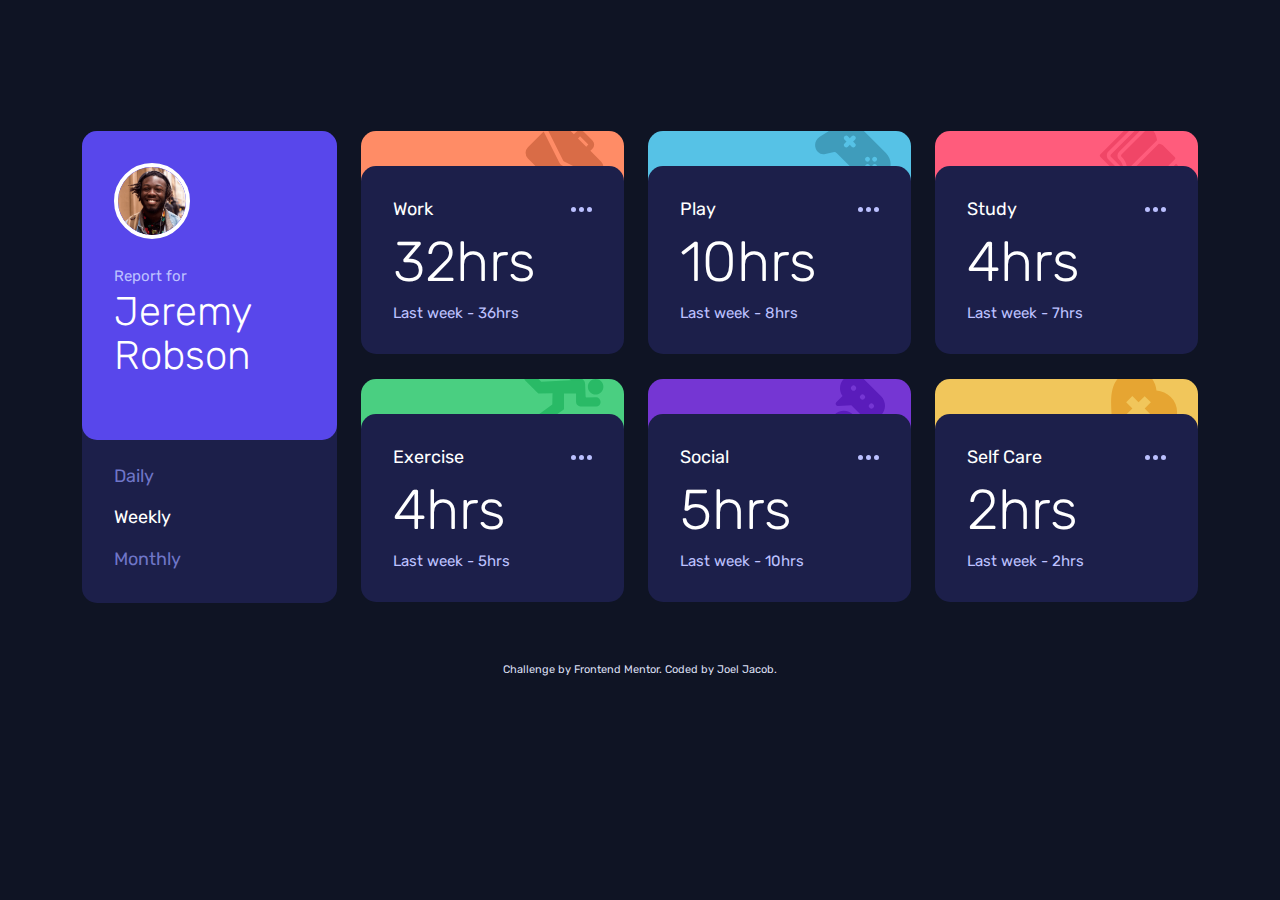
<file: index.html>
<!DOCTYPE html>
<html lang="en">
  <head>
    <meta charset="UTF-8" />
    <meta name="viewport" content="width=device-width, initial-scale=1.0" />
    <!-- displays site properly based on user's device -->

    <link
      rel="icon"
      type="image/png"
      sizes="32x32"
      href="./images/favicon-32x32.png"
    />
    <link rel="stylesheet" href="styles.css" />

    <title>Frontend Mentor | Time tracking dashboard</title>

    <!-- Feel free to remove these styles or customise in your own stylesheet 👍 -->
  </head>
  <body>
    <div class="wrapper">
      <div class="time__cards">
        <header class="card__header">
          <div class="header__container">
            <img
              src="./images/image-jeremy.png"
              width="234"
              height="234"
              alt="Jeremy Photo Home"
              class="header__img"
            />
            <div class="header__img-name">
              <span>Report for</span>
              <h1>Jeremy Robson</h1>
            </div>
          </div>
          <nav class="main__nav">
            <ul class="main__nav-list">
              <li>
                <a href="daily.html" class="main__nav-link">Daily</a>
              </li>
              <li>
                <a href="index.html" class="main__nav-link active">Weekly</a>
              </li>
              <li><a href="monthly.html" class="main__nav-link">Monthly</a></li>
            </ul>
          </nav>
        </header>
        <main class="main-container">
          <!-- <article class="card card__work">
            <span class="card__icon"
              ><img src="./images/icon-work.svg" alt=""
            /></span>
            <div class="card__content">
              <div class="card__title">
                <h3>Work</h3>
                <img src="./images/icon-ellipsis.svg" alt="" />
              </div>
              <div class="card__time">
                <h2>32hrs</h2>
                <p>Last week - 36hrs</p>
              </div>
            </div>
          </article>
          <article class="card card__play">
            <span class="card__icon"
              ><img src="./images/icon-play.svg" alt=""
            /></span>
            <div class="card__content">
              <div class="card__title">
                <h3>Play</h3>
                <img src="./images/icon-ellipsis.svg" alt="" />
              </div>
              <div class="card__time">
                <h2>10hrs</h2>
                <p>Last week - 36hrs</p>
              </div>
            </div>
          </article>
          <article class="card card__study">
            <span class="card__icon"
              ><img src="./images/icon-study.svg" alt=""
            /></span>
            <div class="card__content">
              <div class="card__title">
                <h3>Study</h3>
                <img src="./images/icon-ellipsis.svg" alt="" />
              </div>
              <div class="card__time">
                <h2>4hrs</h2>
                <p>Last week - 7hrs</p>
              </div>
            </div>
          </article>
          <article class="card card__exercise">
            <span class="card__icon"
              ><img src="./images/icon-exercise.svg" alt=""
            /></span>
            <div class="card__content">
              <div class="card__title">
                <h3>Exercise</h3>
                <img src="./images/icon-ellipsis.svg" alt="" />
              </div>
              <div class="card__time">
                <h2>4hrs</h2>
                <p>Last week - 5hrs</p>
              </div>
            </div>
          </article>

          <article class="card card__social">
            <span class="card__icon"
              ><img src="./images/icon-social.svg" alt=""
            /></span>
            <div class="card__content">
              <div class="card__title">
                <h3>Social</h3>
                <img src="./images/icon-ellipsis.svg" alt="" />
              </div>
              <div class="card__time">
                <h2>5hrs</h2>
                <p>Last week - 10hrs</p>
              </div>
            </div>
          </article>
          <article class="card card__selfcare">
            <span class="card__icon"
              ><img src="./images/icon-self-care.svg" alt=""
            /></span>
            <div class="card__content">
              <div class="card__title">
                <h3>Social</h3>
                <img src="./images/icon-ellipsis.svg" alt="" />
              </div>
              <div class="card__time">
                <h2>2hrs</h2>
                <p>Last week - 2hrs</p>
              </div>
            </div>
          </article> -->
        </main>
      </div>
      <footer>
        <div class="attribution">
          Challenge by
          <a href="https://www.frontendmentor.io?ref=challenge" target="_blank"
            >Frontend Mentor</a
          >. Coded by <a href="#">Joel Jacob</a>.
        </div>
      </footer>
    </div>
    <!-- Report for Jeremy Robson Daily Weekly Monthly Work 5hrs Previous - 7hrs
    32hrs Previous - 36hrs 103hrs Previous - 128hrs Play 1hr Previous - 2hrs
    10hrs Previous - 8hrs 23hrs Previous - 29hrs Study 0hrs Previous - 1hr 4hrs
    Previous - 7hrs 13hrs Previous - 19hrs Exercise 1hr Previous - 1hr 4hrs
    Previous - 5hrs 11hrs Previous - 18hrs Social 1hr Previous - 3hrs 5hrs
    Previous - 10hrs 21hrs Previous - 23hrs Self Care 0hrs Previous - 1hr 2hrs
    Previous - 2hrs 7hrs Previous - 11hrs monthly -->
    <script src="./js/script.js"></script>
  </body>
</html>
</file>
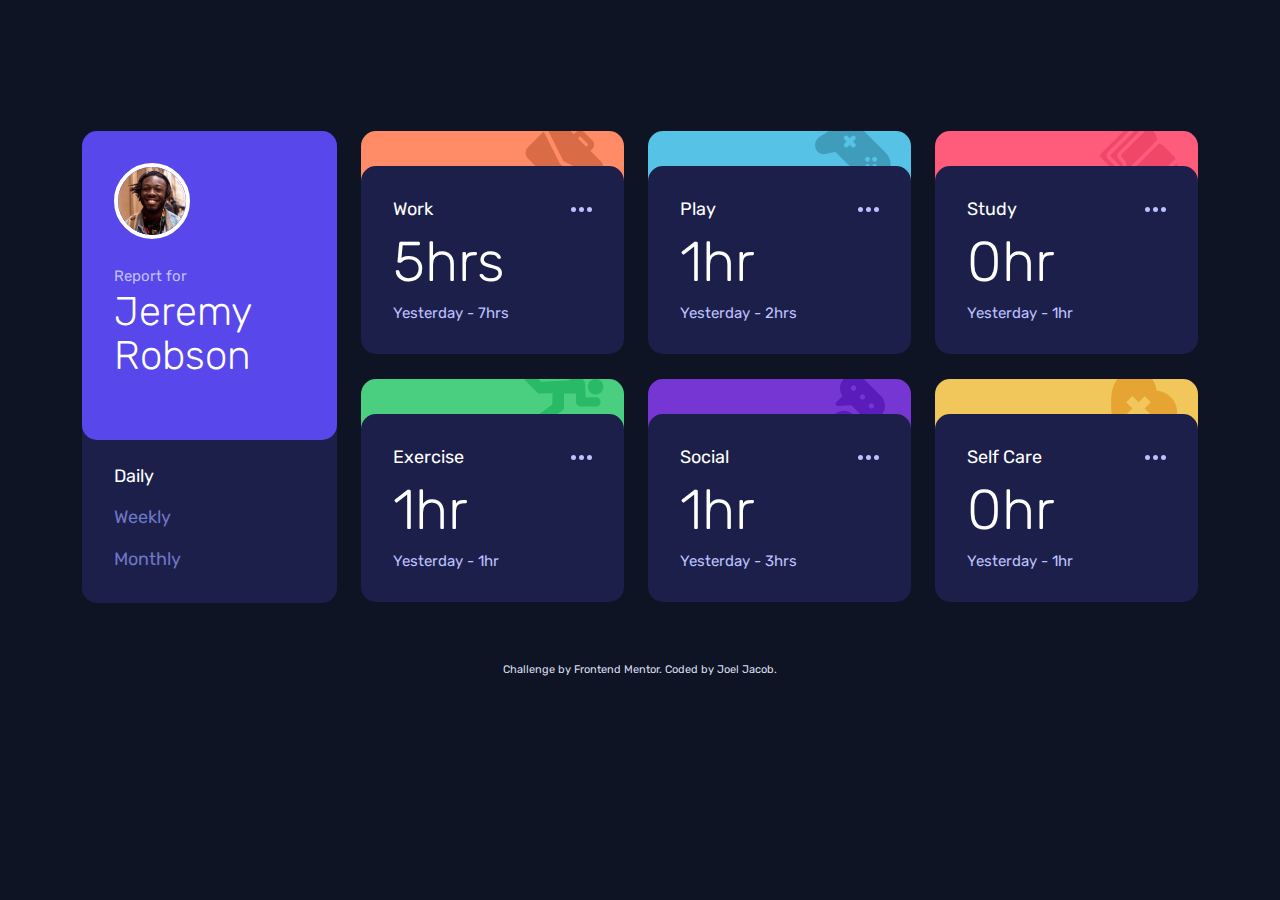
<file: daily.html>
<!DOCTYPE html>
<html lang="en">
  <head>
    <meta charset="UTF-8" />
    <meta name="viewport" content="width=device-width, initial-scale=1.0" />
    <!-- displays site properly based on user's device -->

    <link
      rel="icon"
      type="image/png"
      sizes="32x32"
      href="./images/favicon-32x32.png"
    />
    <link rel="stylesheet" href="styles.css" />

    <title>Frontend Mentor | Time tracking dashboard</title>

    <!-- Feel free to remove these styles or customise in your own stylesheet 👍 -->
  </head>
  <body>
    <div class="wrapper">
      <div class="time__cards">
        <header class="card__header">
          <div class="header__container">
            <img
              src="./images/image-jeremy.png"
              width="234"
              height="234"
              alt="Jeremy Photo Home"
              class="header__img"
            />
            <div class="header__img-name">
              <span>Report for</span>
              <h1>Jeremy Robson</h1>
            </div>
          </div>
          <nav class="main__nav">
            <ul class="main__nav-list">
              <li>
                <a href="daily.html" class="main__nav-link active">Daily</a>
              </li>
              <li><a href="index.html" class="main__nav-link">Weekly</a></li>
              <li><a href="monthly.html" class="main__nav-link">Monthly</a></li>
            </ul>
          </nav>
        </header>
        <main class="main-container">
          <!-- <article class="card card__work">
            <span class="card__icon"
              ><img src="./images/icon-work.svg" alt=""
            /></span>
            <div class="card__content">
              <div class="card__title">
                <h3>Work</h3>
                <img src="./images/icon-ellipsis.svg" alt="" />
              </div>
              <div class="card__time">
                <h2>5hrs</h2>
                <p>Yesterday - 7hrs</p>
              </div>
            </div>
          </article>
          <article class="card card__play">
            <span class="card__icon"
              ><img src="./images/icon-play.svg" alt=""
            /></span>
            <div class="card__content">
              <div class="card__title">
                <h3>Play</h3>
                <img src="./images/icon-ellipsis.svg" alt="" />
              </div>
              <div class="card__time">
                <h2>1hrs</h2>
                <p>Yesterday - 2hrs</p>
              </div>
            </div>
          </article>
          <article class="card card__study">
            <span class="card__icon"
              ><img src="./images/icon-study.svg" alt=""
            /></span>
            <div class="card__content">
              <div class="card__title">
                <h3>Study</h3>
                <img src="./images/icon-ellipsis.svg" alt="" />
              </div>
              <div class="card__time">
                <h2>0hrs</h2>
                <p>Yesterday - 1hrs</p>
              </div>
            </div>
          </article>
          <article class="card card__exercise">
            <span class="card__icon"
              ><img src="./images/icon-exercise.svg" alt=""
            /></span>
            <div class="card__content">
              <div class="card__title">
                <h3>Exercise</h3>
                <img src="./images/icon-ellipsis.svg" alt="" />
              </div>
              <div class="card__time">
                <h2>1hrs</h2>
                <p>Yesterday - 1hrs</p>
              </div>
            </div>
          </article>

          <article class="card card__social">
            <span class="card__icon"
              ><img src="./images/icon-social.svg" alt=""
            /></span>
            <div class="card__content">
              <div class="card__title">
                <h3>Social</h3>
                <img src="./images/icon-ellipsis.svg" alt="" />
              </div>
              <div class="card__time">
                <h2>1hrs</h2>
                <p>Yesterday - 3hrs</p>
              </div>
            </div>
          </article>
          <article class="card card__selfcare">
            <span class="card__icon"
              ><img src="./images/icon-self-care.svg" alt=""
            /></span>
            <div class="card__content">
              <div class="card__title">
                <h3>Social</h3>
                <img src="./images/icon-ellipsis.svg" alt="" />
              </div>
              <div class="card__time">
                <h2>0hrs</h2>
                <p>Yesterday - 1hrs</p>
              </div>
            </div>
          </article> -->
        </main>
      </div>
      <footer>
        <div class="attribution">
          Challenge by
          <a href="https://www.frontendmentor.io?ref=challenge" target="_blank"
            >Frontend Mentor</a
          >. Coded by <a href="#">Joel Jacob</a>.
        </div>
      </footer>
    </div>
    <!-- Report for Jeremy Robson Daily Weekly Monthly Work 5hrs Previous - 7hrs
    32hrs Previous - 36hrs 103hrs Previous - 128hrs Play 1hr Previous - 2hrs
    10hrs Previous - 8hrs 23hrs Previous - 29hrs Study 0hrs Previous - 1hr 4hrs
    Previous - 7hrs 13hrs Previous - 19hrs Exercise 1hr Previous - 1hr 4hrs
    Previous - 5hrs 11hrs Previous - 18hrs Social 1hr Previous - 3hrs 5hrs
    Previous - 10hrs 21hrs Previous - 23hrs Self Care 0hrs Previous - 1hr 2hrs
    Previous - 2hrs 7hrs Previous - 11hrs monthly -->
    <script src="./js/daily.js"></script>
  </body>
</html>
</file>
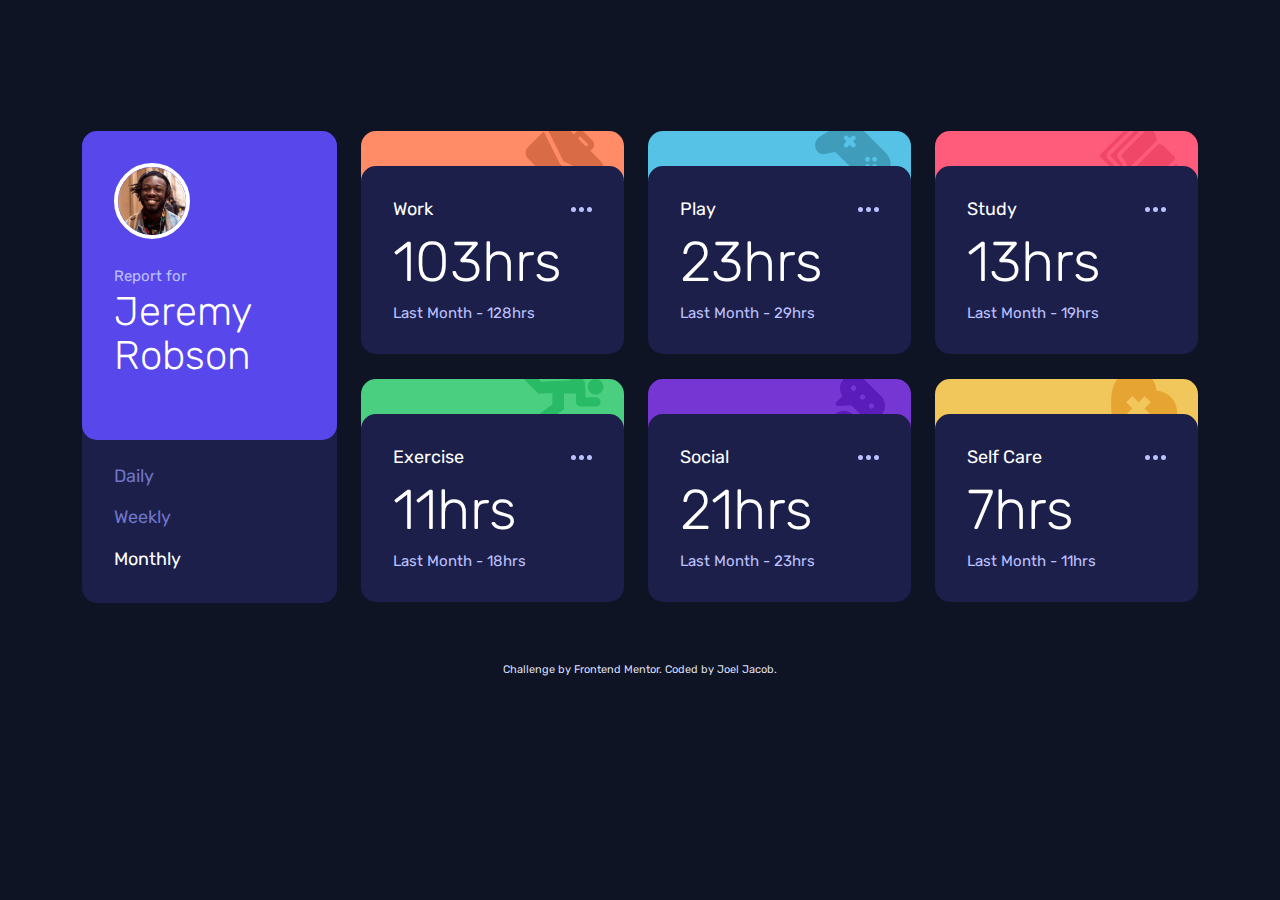
<file: monthly.html>
<!DOCTYPE html>
<html lang="en">
  <head>
    <meta charset="UTF-8" />
    <meta name="viewport" content="width=device-width, initial-scale=1.0" />
    <!-- displays site properly based on user's device -->

    <link
      rel="icon"
      type="image/png"
      sizes="32x32"
      href="./images/favicon-32x32.png"
    />
    <link rel="stylesheet" href="styles.css" />

    <title>Frontend Mentor | Time tracking dashboard</title>

    <!-- Feel free to remove these styles or customise in your own stylesheet 👍 -->
  </head>
  <body>
    <div class="wrapper">
      <div class="time__cards">
        <header class="card__header">
          <div class="header__container">
            <img
              src="./images/image-jeremy.png"
              width="234"
              height="234"
              alt="Jeremy Photo Home"
              class="header__img"
            />
            <div class="header__img-name">
              <span>Report for</span>
              <h1>Jeremy Robson</h1>
            </div>
          </div>
          <nav class="main__nav">
            <ul class="main__nav-list">
              <li>
                <a href="daily.html" class="main__nav-link">Daily</a>
              </li>
              <li>
                <a href="index.html" class="main__nav-link">Weekly</a>
              </li>
              <li>
                <a href="monthly.html" class="main__nav-link active">Monthly</a>
              </li>
            </ul>
          </nav>
        </header>
        <main class="main-container">
          <!-- <article class="card card__work">
            <span class="card__icon"
              ><img src="./images/icon-work.svg" alt=""
            /></span>
            <div class="card__content">
              <div class="card__title">
                <h3>Work</h3>
                <img src="./images/icon-ellipsis.svg" alt="" />
              </div>
              <div class="card__time">
                <h2>103hrs</h2>
                <p>Last Month - 128hrs</p>
              </div>
            </div>
          </article>
          <article class="card card__play">
            <span class="card__icon"
              ><img src="./images/icon-play.svg" alt=""
            /></span>
            <div class="card__content">
              <div class="card__title">
                <h3>Play</h3>
                <img src="./images/icon-ellipsis.svg" alt="" />
              </div>
              <div class="card__time">
                <h2>23hrs</h2>
                <p>Last Month - 29hrs</p>
              </div>
            </div>
          </article>
          <article class="card card__study">
            <span class="card__icon"
              ><img src="./images/icon-study.svg" alt=""
            /></span>
            <div class="card__content">
              <div class="card__title">
                <h3>Study</h3>
                <img src="./images/icon-ellipsis.svg" alt="" />
              </div>
              <div class="card__time">
                <h2>13hrs</h2>
                <p>Last Month - 19hrs</p>
              </div>
            </div>
          </article>
          <article class="card card__exercise">
            <span class="card__icon"
              ><img src="./images/icon-exercise.svg" alt=""
            /></span>
            <div class="card__content">
              <div class="card__title">
                <h3>Exercise</h3>
                <img src="./images/icon-ellipsis.svg" alt="" />
              </div>
              <div class="card__time">
                <h2>11hrs</h2>
                <p>Last Month - 18hrs</p>
              </div>
            </div>
          </article>

          <article class="card card__social">
            <span class="card__icon"
              ><img src="./images/icon-social.svg" alt=""
            /></span>
            <div class="card__content">
              <div class="card__title">
                <h3>Social</h3>
                <img src="./images/icon-ellipsis.svg" alt="" />
              </div>
              <div class="card__time">
                <h2>21hrs</h2>
                <p>Last Month - 23hrs</p>
              </div>
            </div>
          </article>
          <article class="card card__selfcare">
            <span class="card__icon"
              ><img src="./images/icon-self-care.svg" alt=""
            /></span>
            <div class="card__content">
              <div class="card__title">
                <h3>Social</h3>
                <img src="./images/icon-ellipsis.svg" alt="" />
              </div>
              <div class="card__time">
                <h2>7hrs</h2>
                <p>Last Month - 11hrs</p>
              </div>
            </div>
          </article> -->
        </main>
      </div>
      <footer>
        <div class="attribution">
          Challenge by
          <a href="https://www.frontendmentor.io?ref=challenge" target="_blank"
            >Frontend Mentor</a
          >. Coded by <a href="#">Joel Jacob</a>.
        </div>
      </footer>
    </div>
    <!-- Report for Jeremy Robson Daily Weekly Monthly Work 5hrs Previous - 7hrs
    32hrs Previous - 36hrs 103hrs Previous - 128hrs Play 1hr Previous - 2hrs
    10hrs Previous - 8hrs 23hrs Previous - 29hrs Study 0hrs Previous - 1hr 4hrs
    Previous - 7hrs 13hrs Previous - 19hrs Exercise 1hr Previous - 1hr 4hrs
    Previous - 5hrs 11hrs Previous - 18hrs Social 1hr Previous - 3hrs 5hrs
    Previous - 10hrs 21hrs Previous - 23hrs Self Care 0hrs Previous - 1hr 2hrs
    Previous - 2hrs 7hrs Previous - 11hrs monthly -->
    <script src="./js/monthly.js"></script>
  </body>
</html>
</file>
<file: styles.css>
/* rubik-300 - latin */
@font-face {
  font-display: swap;
  font-family: "Rubik";
  font-style: normal;
  font-weight: 300;
  src: url("../fonts/rubik-v28-latin-300.woff2") format("woff2");
}
/* rubik-regular - latin */
@font-face {
  font-display: swap;
  font-family: "Rubik";
  font-style: normal;
  font-weight: 400;
  src: url("../fonts/rubik-v28-latin-regular.woff2") format("woff2");
}
/* rubik-600 - latin */
@font-face {
  font-display: swap;
  font-family: "Rubik";
  font-style: normal;
  font-weight: 600;
  src: url("../fonts/rubik-v28-latin-600.woff2") format("woff2");
}

:root {
  --Navy-950: hsl(226, 43%, 10%);
  --Navy-900: hsl(235, 46%, 20%);
  --Navy-800: hsl(235, 41%, 34%);
  --Navy-200: hsl(236, 100%, 87%);

  --Orange-300: hsl(15, 100%, 70%);
  --Purple-500: hsl(235, 45%, 61%);
  --Purple-600: hsl(246, 80%, 60%);
  --Purple-700: hsl(264, 64%, 52%);
  --Blue-300: hsl(195, 74%, 62%);
  --Pink-400: hsl(348, 100%, 68%);
  --Green-400: hsl(145, 58%, 55%);
  --Yellow-300: hsl(43, 84%, 65%);
  --grey-200: #d8d8d8;
  --white: #fff;
  --black: #000;
}

*,
*::before,
*::after {
  margin: 0;
  padding: 0;
  box-sizing: border-box;
  list-style: none;
  text-decoration: none;
}
html {
  font-size: 62.5%;
}

.attribution {
  font-size: 11px;
  text-align: center;
  color: hsl(228, 45%, 90%);
}
.attribution a {
  color: hsl(228, 45%, 90%);
}

body {
  font-family: "Rubik", sans-serif;
  font-weight: 400;
}

.wrapper {
  background-color: var(--Navy-950);
  min-height: 100vh;
  max-width: 100%;
  padding: 8.1rem 2.4rem;
}

.time__cards,
main {
  display: flex;
  flex-direction: column;
  gap: 2.4rem;
}

.card__header {
  background-color: var(--Navy-900);
  border-radius: 1.5rem;
}
.header__container {
  background-color: var(--Purple-600);
  padding: 3.2rem;
  border-radius: 1.5rem;
  display: flex;
  align-items: center;

  gap: 1.6rem;
}

.header__img {
  height: 6rem;
  width: 6rem;
  border: 4px solid var(--white);
  border-radius: 50%;
}
.header__img-name span {
  display: inline-block;
  font-size: 1.5rem;
  line-height: 1.8;
  color: var(--Navy-200);
}

.header__img-name h1 {
  font-size: 2.4rem;
  color: var(--white);
  font-weight: 300;
  line-height: 1.05;
}
.main__nav {
  padding: 2.4rem;
}
.main__nav-list {
  display: flex;
  align-items: center;
  justify-content: center;
  gap: 3rem;
}

.main__nav-list a:link,
.main__nav-list a:visited {
  font-size: 1.8rem;
  line-height: 2.3;
  color: var(--Purple-500);
  transition: all 0.3s ease;
}

.main__nav-list a:hover,
.main__nav-list a:active,
.main__nav-list a.active:link,
.main__nav-list a.active:visited {
  color: var(--white);
}

.card {
  position: relative;
  border-top-right-radius: 1.5rem;
  border-top-left-radius: 1.5rem;
  margin-bottom: calc(3.5rem + 2.4rem + 2.4rem);
}

.card__work {
  background-color: var(--Orange-300);
}
.card__play {
  background-color: var(--Blue-300);
}
.card__study {
  background-color: var(--Pink-400);
}
.card__exercise {
  background-color: var(--Green-400);
}
.card__social {
  background-color: var(--Purple-700);
  margin-top: 2.4rem;
}
.card__selfcare {
  background-color: var(--Yellow-300);
  margin-top: -2.4rem;
}
.card__icon {
  display: block;

  display: flex;
  align-items: flex-start;
  justify-content: flex-end;
  padding-right: 2rem;
  overflow: hidden;
}

.card__icon img {
  margin-top: -1rem;
}
.card__content {
  position: absolute;
  top: 3.5rem;
  left: 0;
  background-color: var(--Navy-900);
  width: 100%;
  padding: 2.4rem;
  border-radius: 1.5rem;
  transition: all 0.3s ease;
}

.card__content:hover {
  background-color: var(--Navy-800);
}

.card__title {
  display: flex;
  align-items: center;
  justify-content: space-between;
  margin-bottom: 0.8rem;
}

.card__title h3 {
  font-size: 1.8rem;
  font-weight: 400;
  line-height: 1.3;
  color: var(--white);
}

.card__title img {
  width: 2.1rem;
  height: 0.5rem;
}

.card__time {
  display: flex;
  align-items: center;
  justify-content: space-between;
}

.card__time h2 {
  font-size: 3.2rem;
  color: var(--white);
  font-weight: 300;
  line-height: 1.2;
}

.card__time p {
  font-size: 1.5rem;
  font-weight: 400;
  color: var(--Navy-200);
}
footer {
  display: block;
  margin-top: 6rem;
}
@media (width >= 48em) {
  .wrapper {
    padding: 17.3rem 7.8rem;
  }
  .header__container {
    gap: 2.4rem;
  }

  .main__nav-list {
    gap: 4.8rem;
  }
  main {
    display: grid;
    grid-template-columns: 1fr 1fr 1fr;
    column-gap: 2.4rem;
    row-gap: calc(2.4rem + 2.4rem + 3.6rem);
  }

  .card__time {
    flex-direction: column;
    align-items: flex-start;
    gap: 0.8rem;
  }
  .card__time h2 {
    font-size: 5.6rem;
  }
  .card__social,
  .card__selfcare {
    margin-top: 0;
  }
}

@media (width >= 75em) {
  .wrapper {
    padding-top: 8rem;
    display: flex;
    align-items: center;
    justify-content: center;
    flex-direction: column;
  }
  .time__cards {
    width: 111.6rem;
    display: grid;
    grid-template-columns: 25.5rem 1fr;
    align-items: start;
  }

  .header__container {
    flex-direction: column;
    align-items: flex-start;
    padding: 3.2rem;
  }

  .header__img-name h1 {
    font-size: 4rem;
    line-height: 1.1;
    margin-bottom: 3rem;
  }
  .main__nav-list {
    flex-direction: column;
    align-items: flex-start;
    gap: 0rem;
  }
  .main__nav {
    padding-left: 3.2rem;
    padding-bottom: 2.3rem;
    padding-top: 1.6rem;
  }
  .card__content {
    padding: 3.2rem;
  }
  main {
    row-gap: calc(2.4rem + 2.4rem + 3.6rem + 1.2rem);
  }
  .header__img {
    width: 7.6rem;
    height: 7.6rem;
  }
}
</file>
